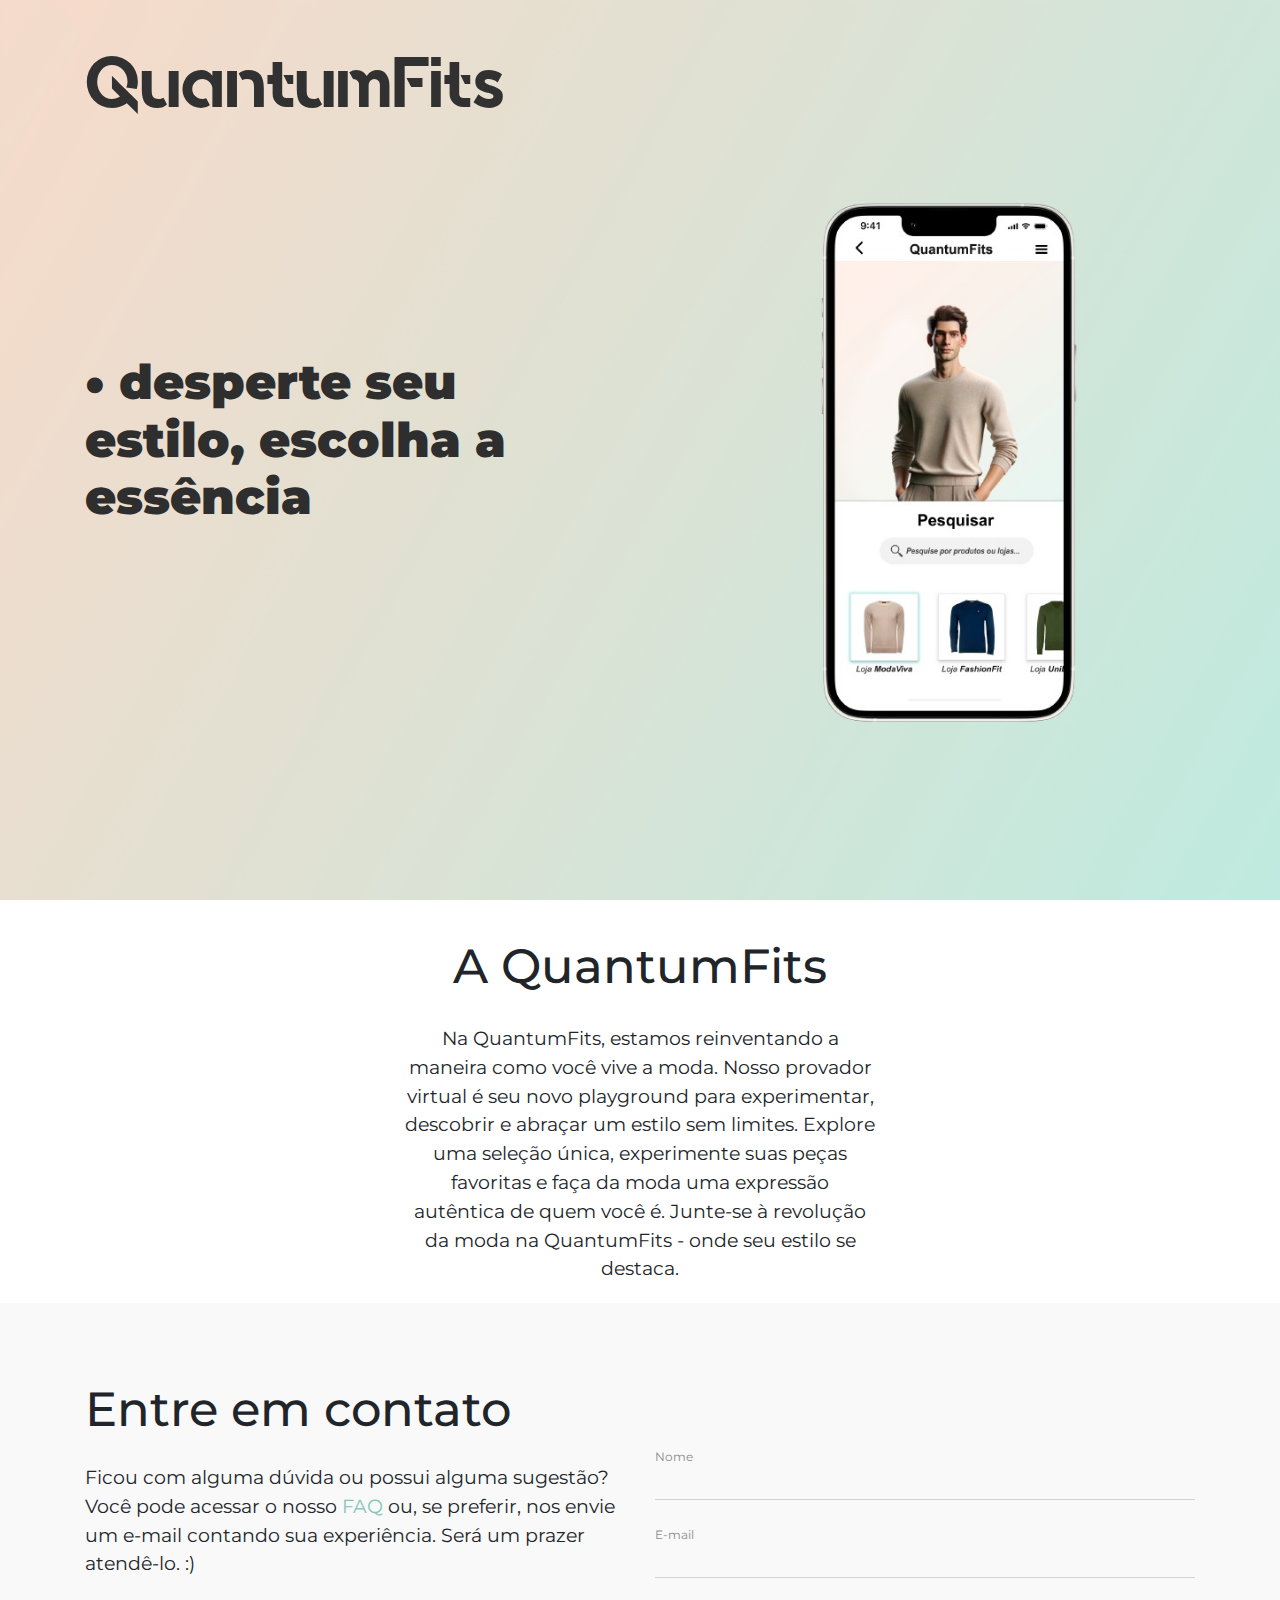
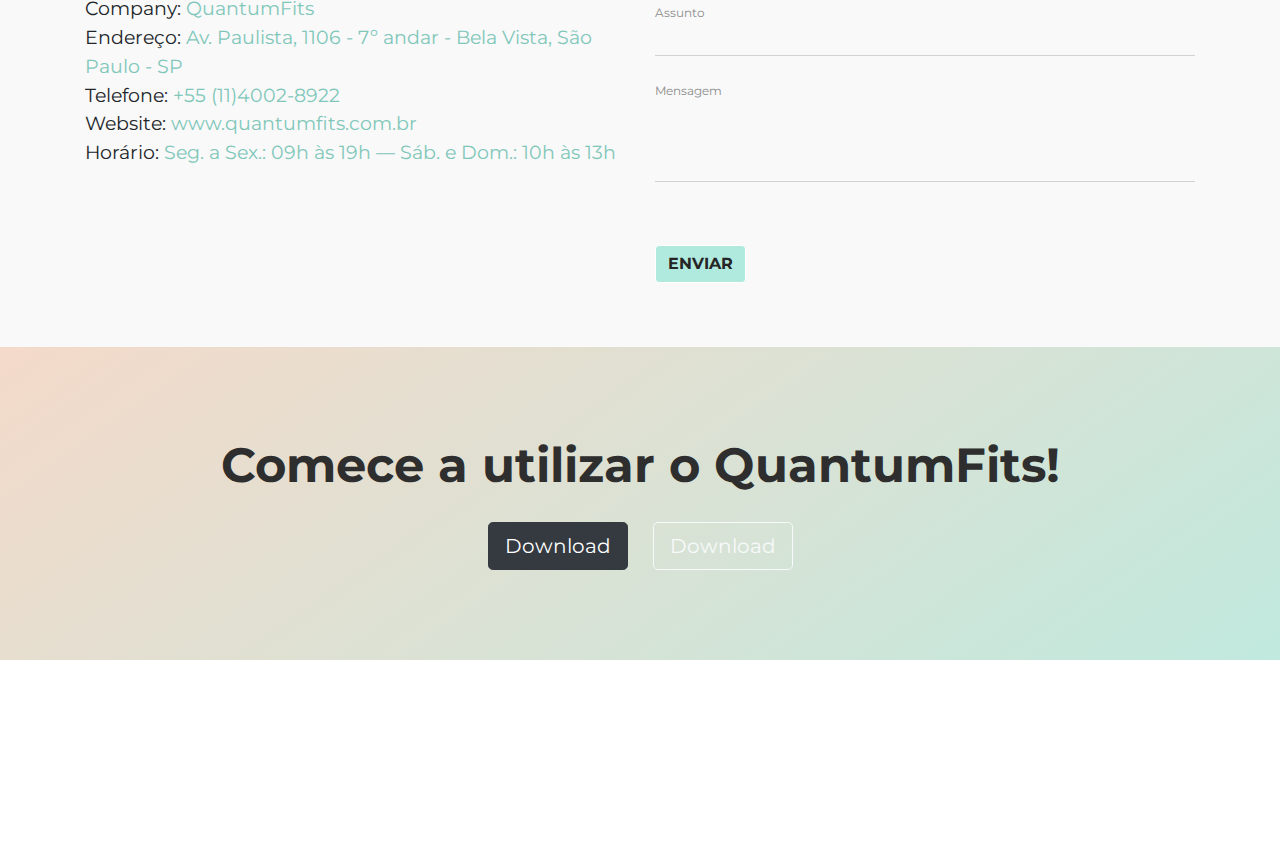
<file: index.html>
<link href="//maxcdn.bootstrapcdn.com/bootstrap/4.1.1/css/bootstrap.min.css" rel="stylesheet" id="bootstrap-css">
<script src="//maxcdn.bootstrapcdn.com/bootstrap/4.1.1/js/bootstrap.min.js"></script>
<script src="//cdnjs.cloudflare.com/ajax/libs/jquery/3.2.1/jquery.min.js"></script>

<!--##########################-->

<!DOCTYPE html>
<html lang="pt-br">
<head>

  <meta charset="UTF-8" />
  <!-- Responsive Meta Tag -->
  <meta name="viewport" content="width=device-width, initial-scale=1.0" />
  <meta http-equiv="X-UA-Compatible" content="ie=edge" />
  <!-- Favicon -->
  <link rel="icon" type="image/x-icon" href="./assets/img/favicon.ico">
  <title>QuantumFits | Homepage</title>
  <!-- Google Font -->
  <link href="https://fonts.googleapis.com/css?family=Montserrat:400,500,900" rel="stylesheet">
  <!-- Font Awesome -->
  <link rel="stylesheet" href="https://use.fontawesome.com/releases/v5.6.3/css/all.css" integrity="sha384-UHRtZLI+pbxtHCWp1t77Bi1L4ZtiqrqD80Kn4Z8NTSRyMA2Fd33n5dQ8lWUE00s/" crossorigin="anonymous">
  <link rel="stylesheet" href="https://cdnjs.cloudflare.com/ajax/libs/font-awesome/6.1.1/css/all.min.css" integrity="sha512-KfkfwYDsLkIlwQp6LFnl8zNdLGxu9YAA1QvwINks4PhcElQSvqcyVLLD9aMhXd13uQjoXtEKNosOWaZqXgel0g==" crossorigin="anonymous" referrerpolicy="no-referrer" />
  <!-- Bootstrap CDN and external CSS -->
  <link rel="stylesheet" href="https://stackpath.bootstrapcdn.com/bootstrap/4.2.1/css/bootstrap.min.css" integrity="sha384-GJzZqFGwb1QTTN6wy59ffF1BuGJpLSa9DkKMp0DgiMDm4iYMj70gZWKYbI706tWS" crossorigin="anonymous">
  <!-- CSS -->
  <link rel="stylesheet" type="text/css" href="./assets/css/style.css">
  <!-- JS -->
  <script src="./assets/js/app.js"></script>
</head>
<body>

  <!-- Main  -->
  <section id="main">

    <div class="container">
      <!-- Navbar  -->
      <div class="menu-icon">
        <i class="fa fa-bars fa-2x"></i>
     </div>
      <nav class="navbar navbar-expand-md navbar-dark bg-transparent pt-5">
        <a href="#" class="navbar-brand logo text-center">QuantumFits</a>

        <button class="navbar-toggler" type="button" data-toggle="collapse" data-target="#navbarNav" aria-controls="navbarNav" aria-expanded="false" aria-label="toggle navigation">
          <span class="navbar-toggler-icon"></span>
        </button>


      </nav>
    </div>

    <div class="container">
      <div class="row header-main">

        <div class="col-md-6">
          <h1 class="header-info"> • desperte seu estilo, escolha a essência</h1>
          <!-- <button class="btn btn-dark btn-lg btn-space"><i class="fa-brands fa-google-play"></i></i> Download</button> -->
          <!-- <button class="btn btn-outline-light btn-lg btn-space"><i class="fa-brands fa-apple"></i> Download</button> -->
        </div>

        <div class="col-md-6 text-center">
          <img src="./assets/img/phone-mock.png" class="ml-5 iphone-mock" width= "300" alt="Phone-Image">
        </div>

      </div>
    </div>

  </section>

  <!-- Overview Section -->
  <section id="overview">
    <h2 class="text-center section-title">A QuantumFits</h2>

    <p class="text-center col-md-12 about">Na QuantumFits, estamos reinventando a maneira como você vive a moda. Nosso provador virtual é seu novo playground para experimentar, descobrir e abraçar um estilo sem limites. Explore uma seleção única, experimente suas peças favoritas e faça da moda uma expressão autêntica de quem você é. Junte-se à revolução da moda na QuantumFits - onde seu estilo se destaca.</p>
    
  </section>

<!-- Suporte -->
<div id="support"></div>
<section class="Material-contact-section section-padding section-dark">
  <div class="container">
      <div class="row">
          <!-- Section Titile -->
          <div class="col-md-12 wow animated fadeInLeft" data-wow-delay=".2s">
              <h1 class="section-title">Entre em contato</h1>
          </div>
      </div>
      <div class="row">
          <!-- Section Titile -->
          <div class="col-md-6 mt-3 contact-widget-section2 wow animated fadeInLeft" data-wow-delay=".2s">
            <p>Ficou com alguma dúvida ou possui alguma sugestão? Você pode acessar o nosso <a href="./404.html" class="faq">FAQ</a> ou, se preferir, nos envie um e-mail contando sua experiência. Será um prazer atendê-lo. :)</p>

            <div class="find-widget">
             Company:  <a target="_blank" href="https://www.fiap.com.br/">QuantumFits</a>
            </div>
            <div class="find-widget">
             Endereço: <a target="_blank" href="https://www.google.com/maps/place/FIAP+-+Paulista/@-23.5640843,-46.6523865,15z/data=!4m2!3m1!1s0x0:0x4ca8eb5c4f7ecca9" target="_blank">Av. Paulista, 1106 - 7º andar - Bela Vista, São Paulo - SP</a>
            </div>
            <div class="find-widget">
              Telefone:  <a href="#">+55 (11)4002-8922</a>
            </div>
            
            <div class="find-widget">
              Website:  <a target="_blank" href="https://www.quantumfits.com.br/">www.quantumfits.com.br</a>
            </div>
            <div class="find-widget">
               Horário: <a href="#support">Seg. a Sex.: 09h às 19h — Sáb. e Dom.: 10h às 13h</a>
            </div>
          </div>

          <!-- Formulário de contato -->
          <div class="col-md-6 wow animated fadeInRight" data-wow-delay=".2s">
              <form class="shake" role="form" method="post" id="contactForm" name="contact-form" data-toggle="validator">
                  <!-- Nome -->
                  <div class="form-group label-floating">
                    <label class="control-label" for="name">Nome</label>
                    <input class="form-control" id="name" type="text" name="name" required data-error="Please enter your name">
                    <div class="help-block with-errors"></div>
                  </div>
                  <!-- Email -->
                  <div class="form-group label-floating">
                    <label class="control-label" for="email">E-mail</label>
                    <input class="form-control" id="email" type="email" name="email" required data-error="Please enter your Email">
                    <div class="help-block with-errors"></div>
                  </div>
                  <!-- Assunto -->
                  <div class="form-group label-floating">
                    <label class="control-label">Assunto</label>
                    <input class="form-control" id="msg_subject" type="text" name="subject" required data-error="Please enter your message subject">
                    <div class="help-block with-errors"></div>
                  </div>
                  <!-- Mensagem -->
                  <div class="form-group label-floating">
                      <label for="message" class="control-label">Mensagem</label>
                      <textarea class="form-control" rows="3" id="message" name="message" required data-error="Write your message"></textarea>
                      <div class="help-block with-errors"></div>
                  </div>
                  <!-- Form Submit -->
                  <div class="form-submit mt-5">
                    <div class="text-center text-md-left">
                      <a class="btn btn-primary" style="background-color: #b0e9de;border-color: #ffffff ;color: rgb(37, 37, 37); text-transform: uppercase; font-weight: bold;" onclick="document.getElementById('contact-form').submit();">Enviar</a>
                  </div>
                      <div id="msgSubmit" class="h3 text-center hidden"></div>
                      <div class="clearfix"></div>
                  </div>
              </form>
          </div>
      </div>
  </div>
</section>

  <!--Chamada -->
  <section id="cta">
    <h1 class="text-center cta-text">Comece a utilizar o QuantumFits!</h1>
    <div class="btn-section text-center">
      <button class="btn btn-dark btn-lg btn-space"><i class="fa-brands fa-google-play"></i> Download</button>
      <button class="btn btn-outline-light btn-lg btn-space"><i class="fa-brands fa-apple"></i> Download</button>
    </div>
  </section>

  <!-- Footer -->
  <section id="footer" class="d-flex justify-content-center">
    <i class="fab fa-facebook-f footer-icon"></i>
    <i class="fab fa-instagram footer-icon"></i>
    <i class="fab fa-twitter footer-icon"></i>
  </section>


  <!-- Bootstrap's Javascript -->
  <script src="https://code.jquery.com/jquery-3.3.1.slim.min.js" integrity="sha384-q8i/X+965DzO0rT7abK41JStQIAqVgRVzpbzo5smXKp4YfRvH+8abtTE1Pi6jizo" crossorigin="anonymous"></script>
  <script src="https://cdnjs.cloudflare.com/ajax/libs/popper.js/1.14.6/umd/popper.min.js" integrity="sha384-wHAiFfRlMFy6i5SRaxvfOCifBUQy1xHdJ/yoi7FRNXMRBu5WHdZYu1hA6ZOblgut" crossorigin="anonymous"></script>
  <script src="https://stackpath.bootstrapcdn.com/bootstrap/4.2.1/js/bootstrap.min.js" integrity="sha384-B0UglyR+jN6CkvvICOB2joaf5I4l3gm9GU6Hc1og6Ls7i6U/mkkaduKaBhlAXv9k" crossorigin="anonymous"></script>

  <style>
    footer{
      display: flex;
      margin-left: 42%;
    }
  </style>
  <script>
    $(document).ready(function(){
        $(".dropdown").hover(function(){
            var dropdownMenu = $(this).children(".dropdown-menu");
            if(dropdownMenu.is(":visible")){
                dropdownMenu.parent().toggleClass("open");
            }
        });
    });     
    </script>
</body>
</html>
</file>
<file: assets/css/style.css>
@import url("https://fonts.googleapis.com/css?family=Rubik:500,700|Roboto:400,600");
@import url('https://fonts.googleapis.com/css2?family=Ubuntu:wght@700&display=swap');
@font-face {
    font-family: "Quantify";
    src: url("./fonts/Quantify.ttf");
}

body {
	font-family: 'Montserrat', sans-serif;
	font-size: 1.2rem;
}

/* For all section's title */
.section-title {
    padding-top: 3%;
	font-size: 3rem;
    font-family: 'Montserrat' !important;
}

/* Navigation */

.navbar-brand{
    color: #313131 !important;
}

.logo {
	font-family: 'Quantify', sans-serif;
	font-weight: 500;
	font-size: 4.5rem;
}

.about{
    width: 40%;
    margin: auto;
    padding: 20px;
}

/*----------------------------------------*/
nav {
	position: fixed;
	width: 100%;
	line-height: 60px;
}

.navbar {
	line-height: 60px;
	list-style: none;
	background: rgba(0, 0, 0, 0);
	overflow: hidden;
	color: #fff;
	padding: 0;
	text-align: right;
	margin: 0;
	padding-right: 40px;
	transition: 1s;
}

.menu-icon {
	line-height: 60px;
	width: 100%;
	background: #000;
	text-align: right;
	box-sizing: border-box;
	padding: 15px 24px;
	cursor: pointer;
	color: #fff;
	display: none;
}

/*----------------------------------------*/

.nav-item {
	margin: 0 20px;
}

.nav-link{
    color: rgb(245, 245, 245) !important;
}

.nav-link:hover{
    color: rgb(255, 255, 255) !important;
}

/* Main Section */
#main {
	background: url("./../img/bg-image.png");
	background-size: cover;
	height: 100vh;
}
.header-main {
	margin-top: 20px;
}
.header-info {
	font-weight: 900;
	font-size: 3rem;
	color: #2e2e2e;
    padding-top: 40%;
    padding-bottom: 5%;
}
.btn-outline-light {
	margin-left: 20px;
}
.btn-space {
	margin-top: 20px;
}

/* Overview */
.info-width {
	width: 60%;
	font-size: 1.3rem;
}
.overview-icon {
	font-size: 3rem;
	color: #00D8C9;
}
.overview-row {
	margin-top: 5rem;
}
.overview-header {
	font-weight: 900;
}
.overview-icon, .overview-header, .info-width {
	padding: 1rem 0;
}

/* Testimonials */
#testimonials {
	background-color: #00D8C9;
	margin-top: 100px;
	padding: 100px 0;
}
.carousel-item {
	padding: 7% 15%;
}
.carousel-item h3 {
	font-size: 2.5rem;
}

/* Pricing */
#pricing {
	margin-top: 100px;
	padding: 100px 0;
}
.pricing-title {
	margin-bottom: 100px;
}
.card {
	box-shadow: 0px 3px 63px -12px rgba(0, 0, 0, 0.75);
	border-color: #5a34fc;
	border-radius: 10px;
}
.card-body {
	padding: 7% 0;
}
.pricing-text {
	color: #5a34fc;
	font-size: 2rem;
	font-weight: bold;
	padding: 5% 0%;
}
.btn-block {
	font-size: 1.5rem;
}

/* Call To Action */
#cta {
	background: linear-gradient(145deg, #F4DACA, #C1E9DE);
	padding: 7% 15%;
}
.cta-text {
	font-weight: bold;
	font-size: 3rem;
	color: #2e2e2e;
}

/* Footer */
#footer {
	height: 200px;
}
.footer-icon {
	font-size: 2rem;
	color: #80b9af;
	padding: 5% 3%;
}

/* Media Queries */
@media only screen and (max-width: 768px) {

	.iphone-mock {
		display: none;
	}
	.card {
		margin: 20px 0;
	}
	.header-info {
		font-size: 2rem;
	}
	.btn-outline-light {
		margin-left: 0px;
	}
	#footer {
		height: 70px;
	}

}

a {
	color: #80c7ba;
}

a:hover{
	color: #009b90;
}

a.faq:hover{
	color: #009b90;
	text-decoration: none;
}


/*=======================================================================*/

/* CONTATO */

.section-padding {
    padding: 45px 0;
}
.section-dark {
    background-color: #f9f9f9;
    z-index: -2;
}
.form-control,
.form-group .form-control {
    border: 0;
    background-image: -webkit-gradient(linear, left top, left bottom, from(#009688), to(#009688)), -webkit-gradient(linear, left top, left bottom, from(#D2D2D2), to(#D2D2D2));
    background-image: -webkit-linear-gradient(#009688, #009688), -webkit-linear-gradient(#D2D2D2, #D2D2D2);
    background-image: -o-linear-gradient(#009688, #009688), -o-linear-gradient(#D2D2D2, #D2D2D2);
    background-image: linear-gradient(#009688, #009688), linear-gradient(#D2D2D2, #D2D2D2);
    -webkit-background-size: 0 2px, 100% 1px;
    background-size: 0 2px, 100% 1px;
    background-repeat: no-repeat;
    background-position: center bottom, center -webkit-calc(100% - 1px);
    background-position: center bottom, center calc(100% - 1px);
    background-color: rgba(0, 0, 0, 0);
    -webkit-transition: background 0s ease-out;
    -o-transition: background 0s ease-out;
    transition: background 0s ease-out;
    float: none;
    -webkit-box-shadow: none;
    box-shadow: none;
    border-radius: 0
}

.form-control::-moz-placeholder,
.form-group .form-control::-moz-placeholder {
    color: #BDBDBD;
    font-weight: 400
}

.form-control:-ms-input-placeholder,
.form-group .form-control:-ms-input-placeholder {
    color: #BDBDBD;
    font-weight: 400
}

.form-control::-webkit-input-placeholder,
.form-group .form-control::-webkit-input-placeholder {
    color: #BDBDBD;
    font-weight: 400
}

.form-control[disabled],
.form-control[readonly],
.form-group .form-control[disabled],
.form-group .form-control[readonly],
fieldset[disabled] .form-control,
fieldset[disabled] .form-group .form-control {
    background-color: rgba(0, 0, 0, 0)
}

.form-control[disabled],
.form-group .form-control[disabled],
fieldset[disabled] .form-control,
fieldset[disabled] .form-group .form-control {
    background-image: none;
    border-bottom: 1px dotted #D2D2D2
}

.form-group {
    position: relative
}

.form-group.label-floating label.control-label,
.form-group.label-placeholder label.control-label,
.form-group.label-static label.control-label {
    position: absolute;
    pointer-events: none;
    -webkit-transition: .3s ease all;
    -o-transition: .3s ease all;
    transition: .3s ease all
}

.form-group.label-floating label.control-label {
    will-change: left, top, contents
}

.form-group.label-placeholder:not(.is-empty) label.control-label {
    display: none
}

.form-group .help-block {
    position: absolute;
    display: none
}

.form-group.is-focused .form-control {
    outline: 0;
    background-image: -webkit-gradient(linear, left top, left bottom, from(#009688), to(#009688)), -webkit-gradient(linear, left top, left bottom, from(#D2D2D2), to(#D2D2D2));
    background-image: -webkit-linear-gradient(#009688, #009688), -webkit-linear-gradient(#D2D2D2, #D2D2D2);
    background-image: -o-linear-gradient(#009688, #009688), -o-linear-gradient(#D2D2D2, #D2D2D2);
    background-image: linear-gradient(#009688, #009688), linear-gradient(#D2D2D2, #D2D2D2);
    -webkit-background-size: 100% 2px, 100% 1px;
    background-size: 100% 2px, 100% 1px;
    -webkit-box-shadow: none;
    box-shadow: none;
    -webkit-transition-duration: .3s;
    -o-transition-duration: .3s;
    transition-duration: .3s
}

.form-group.is-focused .form-control .material-input:after {
    background-color: #009688
}

.form-group.is-focused label,
.form-group.is-focused label.control-label {
    color: #009688
}

.form-group.is-focused.label-placeholder label,
.form-group.is-focused.label-placeholder label.control-label {
    color: #BDBDBD
}

.form-group.is-focused .help-block {
    display: block
}

.form-group.has-warning .form-control {
    -webkit-box-shadow: none;
    box-shadow: none
}

.form-group.has-warning.is-focused .form-control {
    background-image: -webkit-gradient(linear, left top, left bottom, from(#ff5722), to(#ff5722)), -webkit-gradient(linear, left top, left bottom, from(#D2D2D2), to(#D2D2D2));
    background-image: -webkit-linear-gradient(#ff5722, #ff5722), -webkit-linear-gradient(#D2D2D2, #D2D2D2);
    background-image: -o-linear-gradient(#ff5722, #ff5722), -o-linear-gradient(#D2D2D2, #D2D2D2);
    background-image: linear-gradient(#ff5722, #ff5722), linear-gradient(#D2D2D2, #D2D2D2)
}

.form-group.has-warning .help-block,
.form-group.has-warning label.control-label {
    color: #ff5722
}

.form-group.has-error .form-control {
    -webkit-box-shadow: none;
    box-shadow: none
}

.form-group.has-error .help-block,
.form-group.has-error label.control-label {
    color: #f44336
}

.form-group.has-success .form-control {
    -webkit-box-shadow: none;
    box-shadow: none
}

.form-group.has-success.is-focused .form-control {
    background-image: -webkit-gradient(linear, left top, left bottom, from(#4caf50), to(#4caf50)), -webkit-gradient(linear, left top, left bottom, from(#D2D2D2), to(#D2D2D2));
    background-image: -webkit-linear-gradient(#4caf50, #4caf50), -webkit-linear-gradient(#D2D2D2, #D2D2D2);
    background-image: -o-linear-gradient(#4caf50, #4caf50), -o-linear-gradient(#D2D2D2, #D2D2D2);
    background-image: linear-gradient(#4caf50, #4caf50), linear-gradient(#D2D2D2, #D2D2D2)
}

.form-group.has-success .help-block,
.form-group.has-success label.control-label {
    color: #4caf50
}

.form-group.has-info .form-control {
    -webkit-box-shadow: none;
    box-shadow: none
}

.form-group.has-info.is-focused .form-control {
    background-image: -webkit-gradient(linear, left top, left bottom, from(#03a9f4), to(#03a9f4)), -webkit-gradient(linear, left top, left bottom, from(#D2D2D2), to(#D2D2D2));
    background-image: -webkit-linear-gradient(#03a9f4, #03a9f4), -webkit-linear-gradient(#D2D2D2, #D2D2D2);
    background-image: -o-linear-gradient(#03a9f4, #03a9f4), -o-linear-gradient(#D2D2D2, #D2D2D2);
    background-image: linear-gradient(#03a9f4, #03a9f4), linear-gradient(#D2D2D2, #D2D2D2)
}

.form-group.has-info .help-block,
.form-group.has-info label.control-label {
    color: #03a9f4
}

.form-group textarea {
    resize: none
}

.form-group textarea~.form-control-highlight {
    margin-top: -11px
}

.form-group select {
    -webkit-appearance: none;
    -moz-appearance: none;
    appearance: none
}

.form-group select~.material-input:after {
    display: none
}

.form-control {
    margin-bottom: 7px
}

.form-control::-moz-placeholder {
    font-size: 16px;
    line-height: 1.42857143;
    color: #BDBDBD;
    font-weight: 400
}

.form-control:-ms-input-placeholder {
    font-size: 16px;
    line-height: 1.42857143;
    color: #BDBDBD;
    font-weight: 400
}

.form-control::-webkit-input-placeholder {
    font-size: 16px;
    line-height: 1.42857143;
    color: #BDBDBD;
    font-weight: 400
}
.checkbox label,
.radio label,
label {
    font-size: 16px;
    line-height: 1.42857143;
    color: #BDBDBD;
    font-weight: 400
}

label.control-label {
    font-size: 12px;
    line-height: 1.07142857;
    font-weight: 400;
    margin: 16px 0 0 0
}

.help-block {
    margin-top: 0;
    font-size: 12px
}

.form-group {
    padding-bottom: 7px;
    margin: 28px 0 0 0
}

.form-group .form-control {
    margin-bottom: 7px
}

.form-group .form-control::-moz-placeholder {
    font-size: 16px;
    line-height: 1.42857143;
    color: #BDBDBD;
    font-weight: 400
}

.form-group .form-control:-ms-input-placeholder {
    font-size: 16px;
    line-height: 1.42857143;
    color: #BDBDBD;
    font-weight: 400
}

.form-group .form-control::-webkit-input-placeholder {
    font-size: 16px;
    line-height: 1.42857143;
    color: #BDBDBD;
    font-weight: 400
}

.form-group .checkbox label,
.form-group .radio label,
.form-group label {
    font-size: 16px;
    line-height: 1.42857143;
    color: #BDBDBD;
    font-weight: 400
}

.form-group label.control-label {
    font-size: 12px;
    line-height: 1.07142857;
    font-weight: 400;
    margin: 16px 0 0 0
}

.form-group .help-block {
    margin-top: 0;
    font-size: 12px
}

.form-group.label-floating label.control-label,
.form-group.label-placeholder label.control-label {
    top: -7px;
    font-size: 16px;
    line-height: 1.42857143
}

.form-group.label-floating.is-focused label.control-label,
.form-group.label-floating:not(.is-empty) label.control-label,
.form-group.label-static label.control-label {
    top: -30px;
    left: 0;
    font-size: 12px;
    line-height: 1.07142857
}

.form-group.label-floating input.form-control:-webkit-autofill~label.control-label label.control-label {
    top: -30px;
    left: 0;
    font-size: 12px;
    line-height: 1.07142857
}

.form-group.form-group-sm {
    padding-bottom: 3px;
    margin: 21px 0 0 0
}

.form-group.form-group-sm .form-control {
    margin-bottom: 3px
}

.form-group.form-group-sm .form-control::-moz-placeholder {
    font-size: 11px;
    line-height: 1.5;
    color: #BDBDBD;
    font-weight: 400
}

.form-group.form-group-sm .form-control:-ms-input-placeholder {
    font-size: 11px;
    line-height: 1.5;
    color: #BDBDBD;
    font-weight: 400
}

.form-group.form-group-sm .form-control::-webkit-input-placeholder {
    font-size: 11px;
    line-height: 1.5;
    color: #BDBDBD;
    font-weight: 400
}

.form-group.form-group-sm .checkbox label,
.form-group.form-group-sm .radio label,
.form-group.form-group-sm label {
    font-size: 11px;
    line-height: 1.5;
    color: #BDBDBD;
    font-weight: 400
}

.form-group.form-group-sm label.control-label {
    font-size: 9px;
    line-height: 1.125;
    font-weight: 400;
    margin: 16px 0 0 0
}

.form-group.form-group-sm .help-block {
    margin-top: 0;
    font-size: 9px
}

.form-group.form-group-sm.label-floating label.control-label,
.form-group.form-group-sm.label-placeholder label.control-label {
    top: -11px;
    font-size: 11px;
    line-height: 1.5
}

.form-group.form-group-sm.label-floating.is-focused label.control-label,
.form-group.form-group-sm.label-floating:not(.is-empty) label.control-label,
.form-group.form-group-sm.label-static label.control-label {
    top: -25px;
    left: 0;
    font-size: 9px;
    line-height: 1.125
}

.form-group.form-group-sm.label-floating input.form-control:-webkit-autofill~label.control-label label.control-label {
    top: -25px;
    left: 0;
    font-size: 9px;
    line-height: 1.125
}

.form-group.form-group-lg {
    padding-bottom: 9px;
    margin: 30px 0 0 0
}

.form-group.form-group-lg .form-control {
    margin-bottom: 9px
}

.form-group.form-group-lg .form-control::-moz-placeholder {
    font-size: 18px;
    line-height: 1.3333333;
    color: #BDBDBD;
    font-weight: 400
}

.form-group.form-group-lg .form-control:-ms-input-placeholder {
    font-size: 18px;
    line-height: 1.3333333;
    color: #BDBDBD;
    font-weight: 400
}

.form-group.form-group-lg .form-control::-webkit-input-placeholder {
    font-size: 18px;
    line-height: 1.3333333;
    color: #BDBDBD;
    font-weight: 400
}

.form-group.form-group-lg .checkbox label,
.form-group.form-group-lg .radio label,
.form-group.form-group-lg label {
    font-size: 18px;
    line-height: 1.3333333;
    color: #BDBDBD;
    font-weight: 400
}

.form-group.form-group-lg label.control-label {
    font-size: 14px;
    line-height: .99999998;
    font-weight: 400;
    margin: 16px 0 0 0
}

.form-group.form-group-lg .help-block {
    margin-top: 0;
    font-size: 14px
}

.form-group.form-group-lg.label-floating label.control-label,
.form-group.form-group-lg.label-placeholder label.control-label {
    top: -5px;
    font-size: 18px;
    line-height: 1.3333333
}

.form-group.form-group-lg.label-floating.is-focused label.control-label,
.form-group.form-group-lg.label-floating:not(.is-empty) label.control-label,
.form-group.form-group-lg.label-static label.control-label {
    top: -32px;
    left: 0;
    font-size: 14px;
    line-height: .99999998
}

.form-group.form-group-lg.label-floating input.form-control:-webkit-autofill~label.control-label label.control-label {
    top: -32px;
    left: 0;
    font-size: 14px;
    line-height: .99999998
}

select.form-control {
    border: 0;
    -webkit-box-shadow: none;
    box-shadow: none;
    border-radius: 0
}

.form-group.is-focused select.form-control {
    -webkit-box-shadow: none;
    box-shadow: none;
    border-color: #D2D2D2
}

.form-group.is-focused select.form-control[multiple],
select.form-control[multiple] {
    height: 85px
}

.input-group-btn .btn {
    margin: 0 0 7px 0
}

.form-group.form-group-sm .input-group-btn .btn {
    margin: 0 0 3px 0
}

.form-group.form-group-lg .input-group-btn .btn {
    margin: 0 0 9px 0
}

.input-group .input-group-btn {
    padding: 0 12px
}

.input-group .input-group-addon {
    border: 0;
    background: 0 0
}

.form-group input[type=file] {
    opacity: 0;
    position: absolute;
    top: 0;
    right: 0;
    bottom: 0;
    left: 0;
    width: 100%;
    height: 100%;
    z-index: 100
}
.contact-widget-section .single-contact-widget {
    background: #f9f9f9;
    padding: 20px 25px;
    box-shadow: 0 1px 4px rgba(0, 0, 0, 0.26);
    height: 260px;
    margin-top: 25px;
    transition: all 0.3s ease-in-out
}

.contact-widget-section .single-contact-widget i {
    font-size: 75px
}

.contact-widget-section .single-contact-widget h3 {
    font-size: 20px;
    color: #333;
    font-weight: 700;
    padding-bottom: 10px
}

.contact-widget-section .single-contact-widget p {
    line-height: 16px
}

.contact-widget-section .single-contact-widget:hover {
    background: #fff;
    box-shadow: 0 1px 4px rgba(0, 0, 0, 0.46);
    cursor: pointer;
    transition: all 0.3s ease-in-out
}

#contactForm {
    margin-top: -10px
}

#contactForm .form-group label.control-label {
    color: #8c8c8c
}

#contactForm .form-control {
    font-weight: 500;
    height: auto
}
</file>
